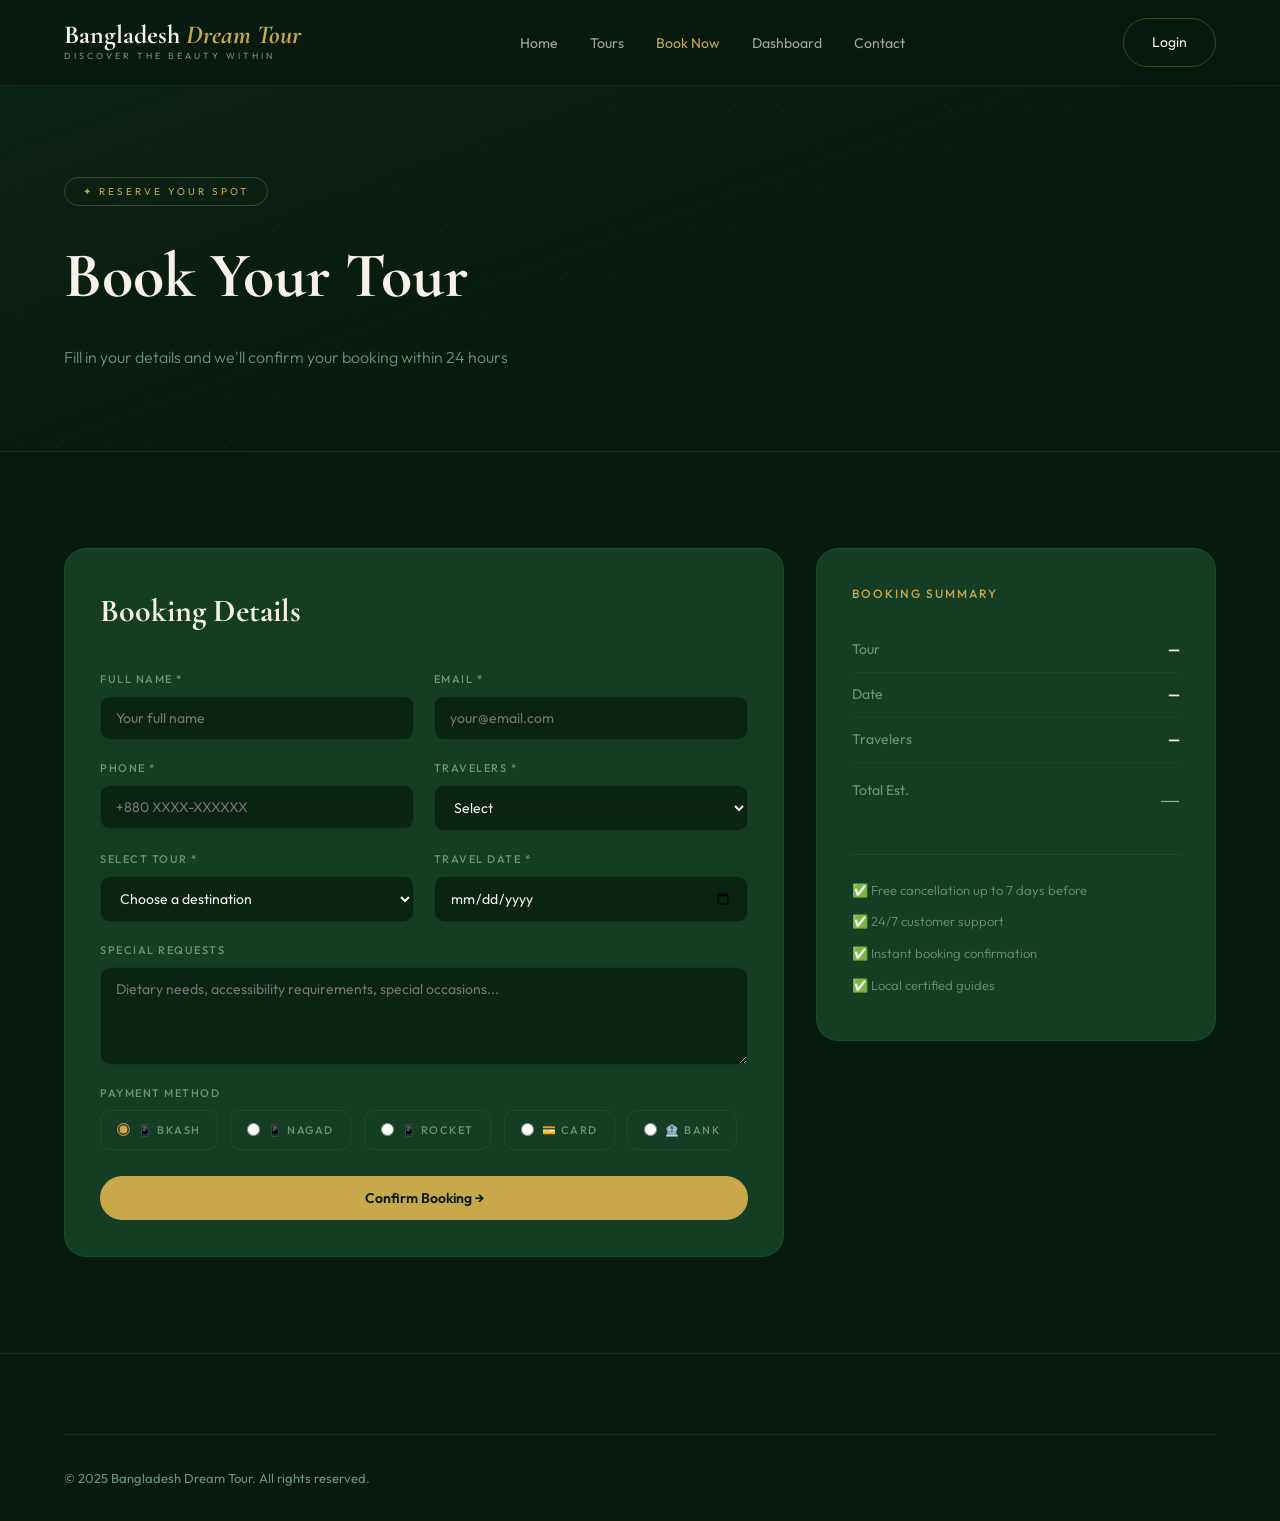
<file: booking.html>
<!DOCTYPE html>
<html lang="en">
<head>
  <meta charset="UTF-8"/><meta name="viewport" content="width=device-width, initial-scale=1.0"/>
  <title>Book a Tour — Bangladesh Dream Tour</title>
  <link href="https://fonts.googleapis.com/css2?family=Cormorant+Garamond:ital,wght@0,400;0,600;0,700;1,400;1,700&family=Outfit:wght@300;400;500;600&display=swap" rel="stylesheet">
  <link rel="stylesheet" href="css/style.css"/>
</head>
<body>
<nav class="navbar" id="navbar">
  <div class="nav-brand"><span class="brand-name">Bangladesh <em>Dream Tour</em></span><span class="brand-tagline">Discover the Beauty Within</span></div>
  <ul class="nav-links">
    <li><a href="index.html">Home</a></li><li><a href="tours.html">Tours</a></li>
    <li><a href="booking.html" class="active">Book Now</a></li><li><a href="dashboard.html">Dashboard</a></li><li><a href="contact.html">Contact</a></li>
  </ul>
  <div class="nav-actions"><a href="login.html" class="btn-outline">Login</a></div>
  <button class="hamburger" id="hamburger">&#9776;</button>
</nav>

<section class="page-hero">
  <div class="page-hero-content">
    <div class="s-tag">✦ Reserve Your Spot</div>
    <h1>Book Your Tour</h1>
    <p>Fill in your details and we'll confirm your booking within 24 hours</p>
  </div>
</section>

<section class="section">
  <div class="booking-wrap">
    <div class="form-card">
      <h2>Booking Details</h2>
      <form action="php/booking.php" method="POST" id="booking-form">
        <div class="form-row">
          <div class="form-group"><label>Full Name *</label><input type="text" name="name" placeholder="Your full name" required/></div>
          <div class="form-group"><label>Email *</label><input type="email" name="email" placeholder="your@email.com" required/></div>
        </div>
        <div class="form-row">
          <div class="form-group"><label>Phone *</label><input type="tel" name="phone" placeholder="+880 XXXX-XXXXXX" required/></div>
          <div class="form-group"><label>Travelers *</label>
            <select name="travelers" required>
              <option value="">Select</option>
              <option value="1">1 Person</option><option value="2">2 People</option>
              <option value="3">3 People</option><option value="4">4 People</option><option value="5+">5+ People</option>
            </select>
          </div>
        </div>
        <div class="form-row">
          <div class="form-group"><label>Select Tour *</label>
            <select name="tour" id="tour-select" required>
              <option value="">Choose a destination</option>
              <option value="coxsbazar">Cox's Bazar Beach — 3 Days (৳৩,৯৯৯)</option>
              <option value="sundarbans">Sundarbans Safari — 4 Days (৳৫,৯৯৯)</option>
              <option value="sajek">Sajek Valley — 3 Days (৳২,৯৯৯)</option>
              <option value="sreemangal">Sreemangal Tea Tour — 2 Days (৳১,৯৯৯)</option>
              <option value="paharpur">Paharpur Heritage — 2 Days (৳১,৪৯৯)</option>
              <option value="bandarban">Bandarban Hills — 4 Days (৳৪,৯৯৯)</option>
              <option value="kuakata">Kuakata Sunrise — 3 Days (৳৩,৪৯৯)</option>
              <option value="tanguar">Tanguar Haor — 2 Days (৳২,৪৯৯)</option>
            </select>
          </div>
          <div class="form-group"><label>Travel Date *</label><input type="date" name="travel_date" required/></div>
        </div>
        <div class="form-group fw"><label>Special Requests</label><textarea name="requests" rows="4" placeholder="Dietary needs, accessibility requirements, special occasions..."></textarea></div>
        <div class="form-group fw">
          <label>Payment Method</label>
          <div class="payment-options">
            <label class="payment-opt"><input type="radio" name="payment" value="bkash" checked/><span>📱 bKash</span></label>
            <label class="payment-opt"><input type="radio" name="payment" value="nagad"/><span>📱 Nagad</span></label>
            <label class="payment-opt"><input type="radio" name="payment" value="rocket"/><span>📱 Rocket</span></label>
            <label class="payment-opt"><input type="radio" name="payment" value="card"/><span>💳 Card</span></label>
            <label class="payment-opt"><input type="radio" name="payment" value="bank"/><span>🏦 Bank</span></label>
          </div>
        </div>
        <div id="booking-msg" class="form-msg"></div>
        <button type="submit" class="btn-primary full-btn">Confirm Booking →</button>
      </form>
    </div>
    <div class="summary-card">
      <h3>Booking Summary</h3>
      <div class="summary-row"><span>Tour</span><strong id="sum-tour">—</strong></div>
      <div class="summary-row"><span>Date</span><strong id="sum-date">—</strong></div>
      <div class="summary-row"><span>Travelers</span><strong id="sum-travelers">—</strong></div>
      <div class="summary-row total"><span>Total Est.</span><strong id="sum-price">—</strong></div>
      <div class="summary-note">
        <p>✅ Free cancellation up to 7 days before</p>
        <p>✅ 24/7 customer support</p>
        <p>✅ Instant booking confirmation</p>
        <p>✅ Local certified guides</p>
      </div>
    </div>
  </div>
</section>

<footer class="footer"><div class="footer-bottom"><p>&copy; 2025 Bangladesh Dream Tour. All rights reserved.</p></div></footer>
<script src="js/main.js"></script><script src="js/booking.js"></script>
</body>
</html>
</file>
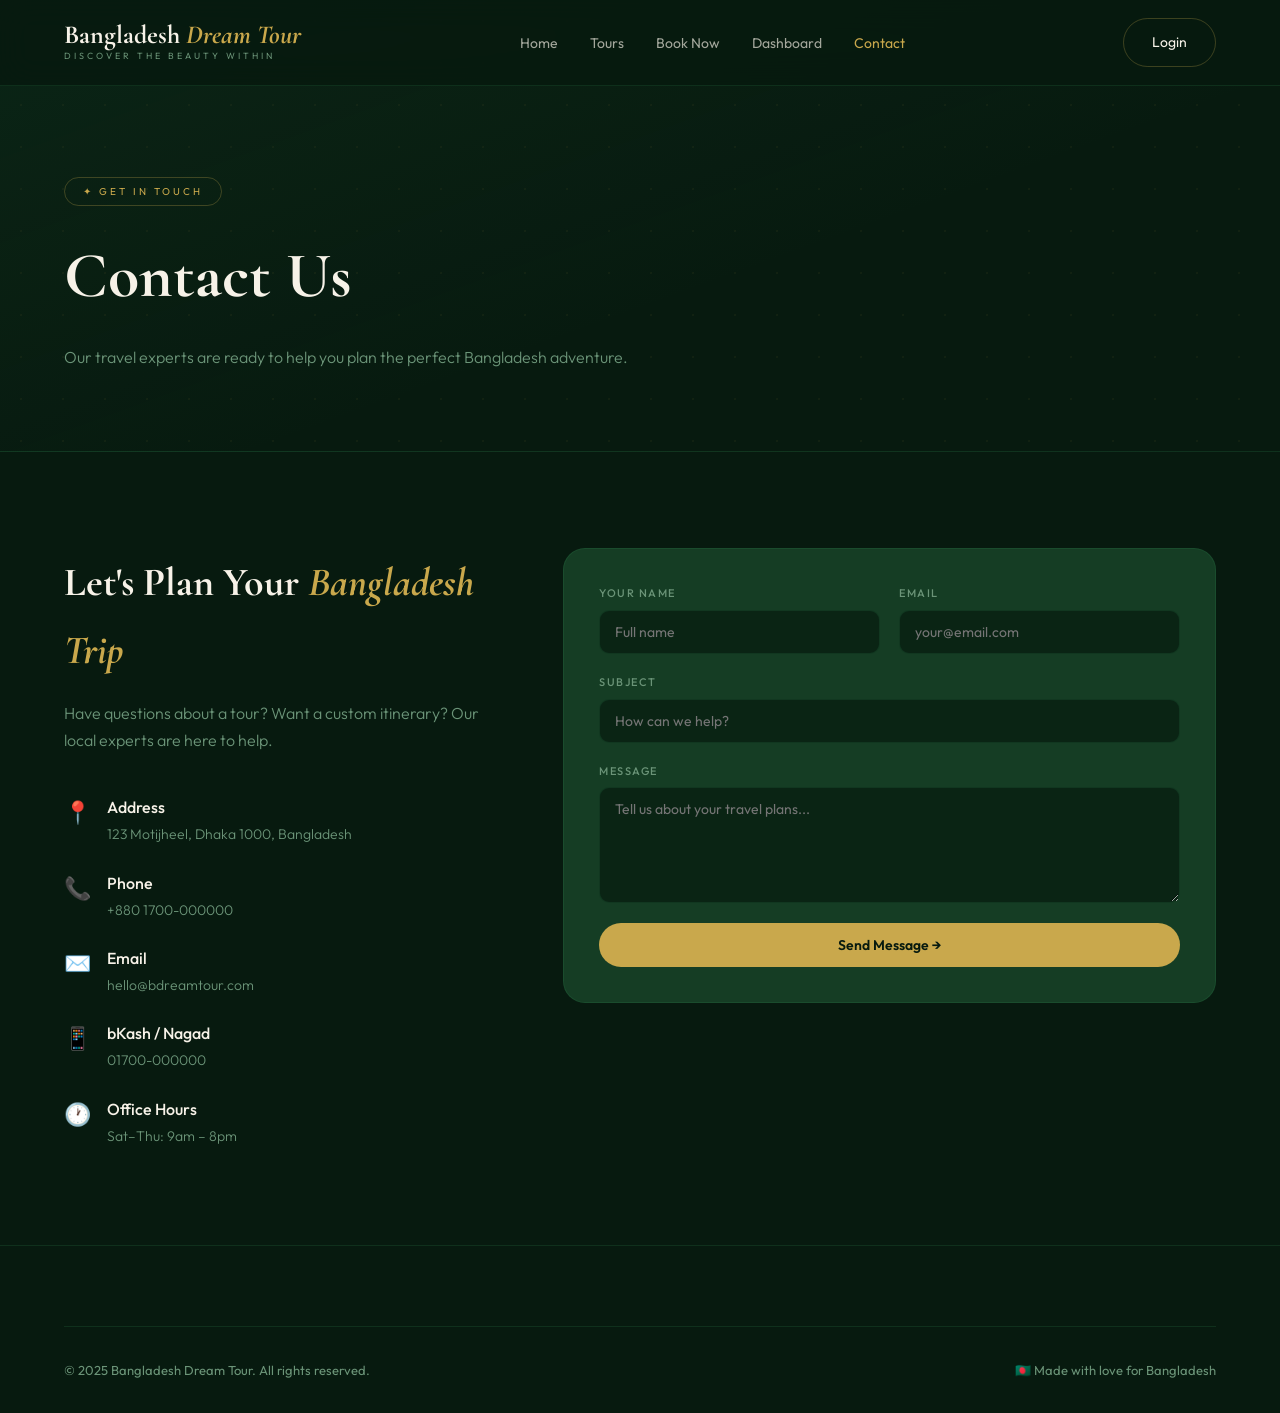
<file: contact.html>
<!DOCTYPE html>
<html lang="en">
<head>
  <meta charset="UTF-8"/><meta name="viewport" content="width=device-width, initial-scale=1.0"/>
  <title>Contact — Bangladesh Dream Tour</title>
  <link href="https://fonts.googleapis.com/css2?family=Cormorant+Garamond:ital,wght@0,400;0,600;0,700;1,400;1,700&family=Outfit:wght@300;400;500;600&display=swap" rel="stylesheet">
  <link rel="stylesheet" href="css/style.css"/>
</head>
<body>
<nav class="navbar" id="navbar">
  <div class="nav-brand"><span class="brand-name">Bangladesh <em>Dream Tour</em></span><span class="brand-tagline">Discover the Beauty Within</span></div>
  <ul class="nav-links">
    <li><a href="index.html">Home</a></li><li><a href="tours.html">Tours</a></li>
    <li><a href="booking.html">Book Now</a></li><li><a href="dashboard.html">Dashboard</a></li><li><a href="contact.html" class="active">Contact</a></li>
  </ul>
  <div class="nav-actions"><a href="login.html" class="btn-outline">Login</a></div>
  <button class="hamburger" id="hamburger">&#9776;</button>
</nav>
<section class="page-hero">
  <div class="page-hero-content">
    <div class="s-tag">✦ Get in Touch</div>
    <h1>Contact Us</h1>
    <p>Our travel experts are ready to help you plan the perfect Bangladesh adventure.</p>
  </div>
</section>
<section class="section">
  <div class="contact-grid">
    <div class="contact-info">
      <h2>Let's Plan Your <em style="color:var(--gold);font-style:italic;">Bangladesh Trip</em></h2>
      <p>Have questions about a tour? Want a custom itinerary? Our local experts are here to help.</p>
      <div class="cinfo-items">
        <div class="cinfo-item"><div class="cinfo-icon">📍</div><div><strong>Address</strong><p>123 Motijheel, Dhaka 1000, Bangladesh</p></div></div>
        <div class="cinfo-item"><div class="cinfo-icon">📞</div><div><strong>Phone</strong><p>+880 1700-000000</p></div></div>
        <div class="cinfo-item"><div class="cinfo-icon">✉️</div><div><strong>Email</strong><p>hello@bdreamtour.com</p></div></div>
        <div class="cinfo-item"><div class="cinfo-icon">📱</div><div><strong>bKash / Nagad</strong><p>01700-000000</p></div></div>
        <div class="cinfo-item"><div class="cinfo-icon">🕐</div><div><strong>Office Hours</strong><p>Sat–Thu: 9am – 8pm</p></div></div>
      </div>
    </div>
    <div class="contact-form-card">
      <form action="php/contact.php" method="POST" id="contact-form">
        <div class="form-row">
          <div class="form-group"><label>Your Name</label><input type="text" name="name" placeholder="Full name" required/></div>
          <div class="form-group"><label>Email</label><input type="email" name="email" placeholder="your@email.com" required/></div>
        </div>
        <div class="form-group fw"><label>Subject</label><input type="text" name="subject" placeholder="How can we help?" required/></div>
        <div class="form-group fw"><label>Message</label><textarea name="message" rows="5" placeholder="Tell us about your travel plans..." required></textarea></div>
        <div id="contact-msg" class="form-msg"></div>
        <button type="submit" class="btn-primary full-btn">Send Message →</button>
      </form>
    </div>
  </div>
</section>
<footer class="footer"><div class="footer-bottom"><p>&copy; 2025 Bangladesh Dream Tour. All rights reserved.</p><p>🇧🇩 Made with love for Bangladesh</p></div></footer>
<script src="js/main.js"></script><script src="js/contact.js"></script>
</body>
</html>
</file>
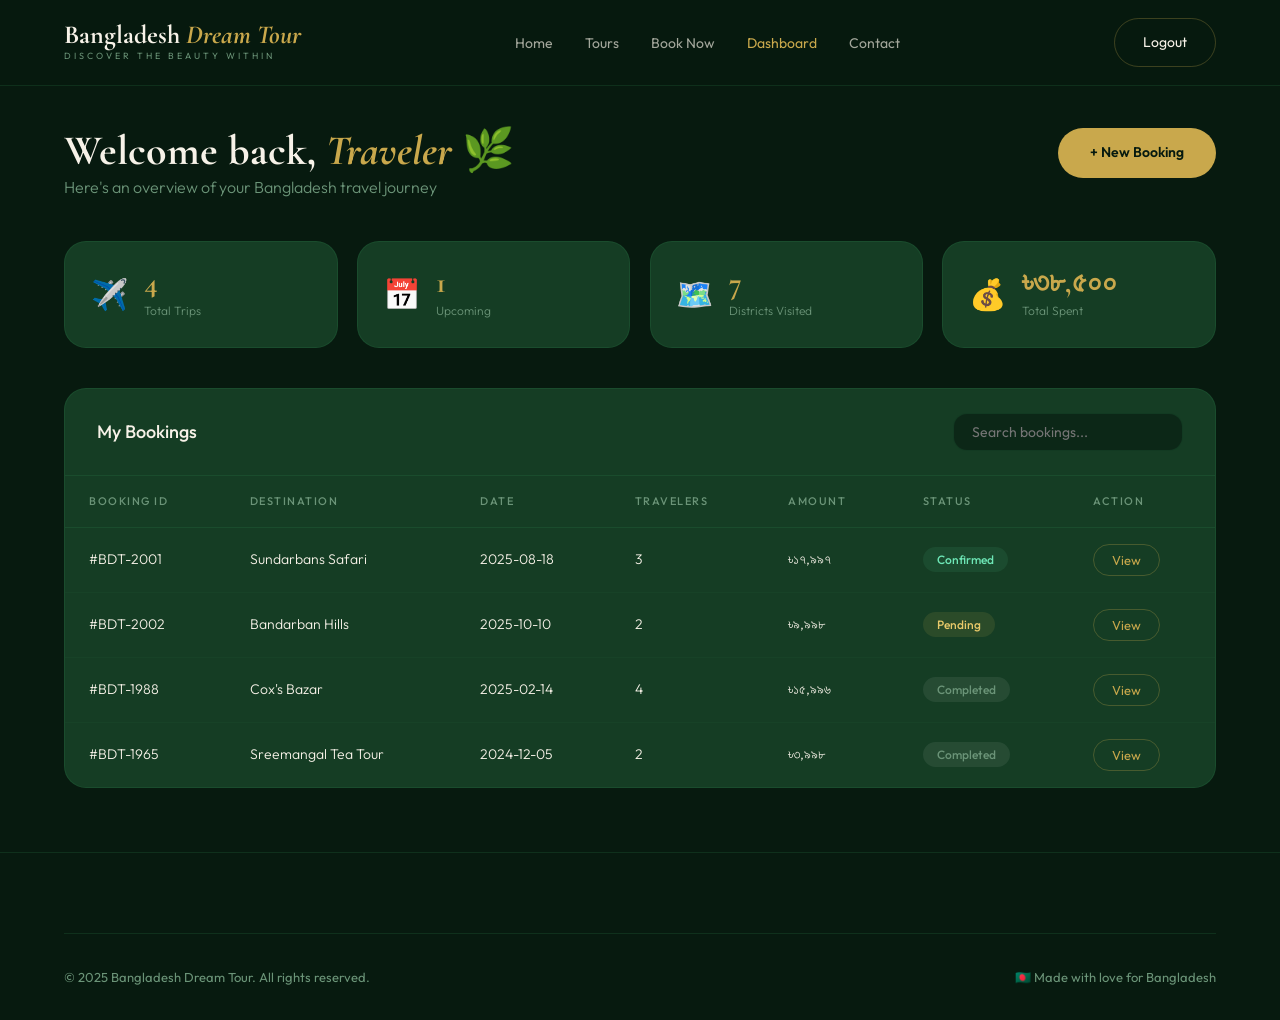
<file: dashboard.html>
<!DOCTYPE html>
<html lang="en">
<head>
  <meta charset="UTF-8"/><meta name="viewport" content="width=device-width, initial-scale=1.0"/>
  <title>Dashboard — Bangladesh Dream Tour</title>
  <link href="https://fonts.googleapis.com/css2?family=Cormorant+Garamond:ital,wght@0,400;0,600;0,700;1,400;1,700&family=Outfit:wght@300;400;500;600&display=swap" rel="stylesheet">
  <link rel="stylesheet" href="css/style.css"/>
</head>
<body>
<nav class="navbar" id="navbar">
  <div class="nav-brand"><span class="brand-name">Bangladesh <em>Dream Tour</em></span><span class="brand-tagline">Discover the Beauty Within</span></div>
  <ul class="nav-links">
    <li><a href="index.html">Home</a></li><li><a href="tours.html">Tours</a></li>
    <li><a href="booking.html">Book Now</a></li><li><a href="dashboard.html" class="active">Dashboard</a></li><li><a href="contact.html">Contact</a></li>
  </ul>
  <div class="nav-actions"><a href="login.html" class="btn-outline">Logout</a></div>
  <button class="hamburger" id="hamburger">&#9776;</button>
</nav>

<section class="dash-section">
  <div class="dash-header">
    <div>
      <h1>Welcome back, <em>Traveler</em> 🌿</h1>
      <p style="color:var(--muted);font-weight:300;">Here's an overview of your Bangladesh travel journey</p>
    </div>
    <a href="booking.html" class="btn-primary">+ New Booking</a>
  </div>

  <div class="dash-stats-row">
    <div class="dstat"><div class="dstat-icon">✈️</div><div><div class="dstat-num">4</div><div class="dstat-label">Total Trips</div></div></div>
    <div class="dstat"><div class="dstat-icon">📅</div><div><div class="dstat-num">1</div><div class="dstat-label">Upcoming</div></div></div>
    <div class="dstat"><div class="dstat-icon">🗺️</div><div><div class="dstat-num">7</div><div class="dstat-label">Districts Visited</div></div></div>
    <div class="dstat"><div class="dstat-icon">💰</div><div><div class="dstat-num">৳৩৮,৫০০</div><div class="dstat-label">Total Spent</div></div></div>
  </div>

  <div class="dtable-card">
    <div class="dtable-head">
      <h3>My Bookings</h3>
      <input type="text" class="dsearch" id="booking-search" placeholder="Search bookings..."/>
    </div>
    <div class="table-wrap">
      <table class="dtable" id="bookings-table">
        <thead>
          <tr>
            <th>Booking ID</th><th>Destination</th><th>Date</th>
            <th>Travelers</th><th>Amount</th><th>Status</th><th>Action</th>
          </tr>
        </thead>
        <tbody id="bookings-tbody">
          <tr>
            <td>#BDT-2001</td><td>Sundarbans Safari</td><td>2025-08-18</td>
            <td>3</td><td>৳১৭,৯৯৭</td>
            <td><span class="badge badge-ok">Confirmed</span></td>
            <td><button class="btn-sm" onclick="viewBooking('BDT-2001')">View</button></td>
          </tr>
          <tr>
            <td>#BDT-2002</td><td>Bandarban Hills</td><td>2025-10-10</td>
            <td>2</td><td>৳৯,৯৯৮</td>
            <td><span class="badge badge-pend">Pending</span></td>
            <td><button class="btn-sm" onclick="viewBooking('BDT-2002')">View</button></td>
          </tr>
          <tr>
            <td>#BDT-1988</td><td>Cox's Bazar</td><td>2025-02-14</td>
            <td>4</td><td>৳১৫,৯৯৬</td>
            <td><span class="badge badge-done">Completed</span></td>
            <td><button class="btn-sm" onclick="viewBooking('BDT-1988')">View</button></td>
          </tr>
          <tr>
            <td>#BDT-1965</td><td>Sreemangal Tea Tour</td><td>2024-12-05</td>
            <td>2</td><td>৳৩,৯৯৮</td>
            <td><span class="badge badge-done">Completed</span></td>
            <td><button class="btn-sm" onclick="viewBooking('BDT-1965')">View</button></td>
          </tr>
        </tbody>
      </table>
    </div>
  </div>
</section>

<footer class="footer"><div class="footer-bottom"><p>&copy; 2025 Bangladesh Dream Tour. All rights reserved.</p><p>🇧🇩 Made with love for Bangladesh</p></div></footer>
<script src="js/main.js"></script><script src="js/dashboard.js"></script>
</body>
</html>
</file>
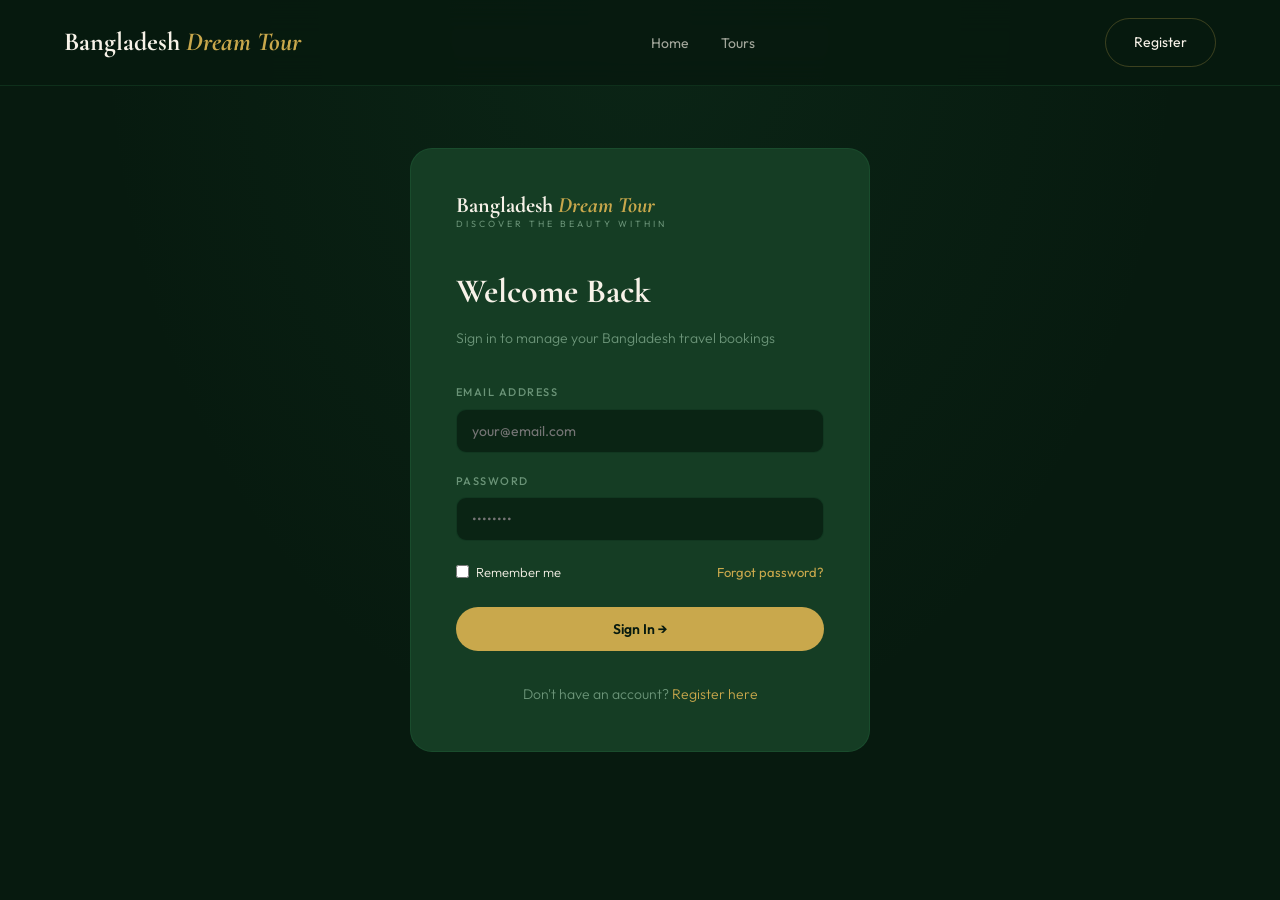
<file: login.html>
<!DOCTYPE html>
<html lang="en">
<head>
  <meta charset="UTF-8"/><meta name="viewport" content="width=device-width, initial-scale=1.0"/>
  <title>Login — Bangladesh Dream Tour</title>
  <link href="https://fonts.googleapis.com/css2?family=Cormorant+Garamond:ital,wght@0,400;0,600;0,700;1,400;1,700&family=Outfit:wght@300;400;500;600&display=swap" rel="stylesheet">
  <link rel="stylesheet" href="css/style.css"/>
</head>
<body>
<nav class="navbar" id="navbar">
  <div class="nav-brand"><span class="brand-name">Bangladesh <em>Dream Tour</em></span></div>
  <ul class="nav-links"><li><a href="index.html">Home</a></li><li><a href="tours.html">Tours</a></li></ul>
  <div class="nav-actions"><a href="register.html" class="btn-outline">Register</a></div>
</nav>
<section class="auth-wrap">
  <div class="auth-box">
    <div class="auth-brand"><span class="brand-name" style="font-family:var(--font-display);font-size:22px;">Bangladesh <em style="color:var(--gold);">Dream Tour</em></span><span class="brand-tagline" style="font-size:9px;color:var(--muted);letter-spacing:3px;text-transform:uppercase;">Discover the Beauty Within</span></div>
    <h2>Welcome Back</h2>
    <p class="auth-sub">Sign in to manage your Bangladesh travel bookings</p>
    <form action="php/login.php" method="POST" id="login-form">
      <div class="form-group"><label>Email Address</label><input type="email" name="email" placeholder="your@email.com" required/></div>
      <div class="form-group"><label>Password</label><input type="password" name="password" placeholder="••••••••" required/></div>
      <div class="auth-row">
        <label class="chk-label"><input type="checkbox" name="remember"/> Remember me</label>
        <a href="#" class="auth-link">Forgot password?</a>
      </div>
      <div id="login-msg" class="form-msg"></div>
      <button type="submit" class="btn-primary full-btn">Sign In →</button>
    </form>
    <p class="auth-switch">Don't have an account? <a href="register.html">Register here</a></p>
  </div>
</section>
<script src="js/main.js"></script><script src="js/auth.js"></script>
</body>
</html>
</file>
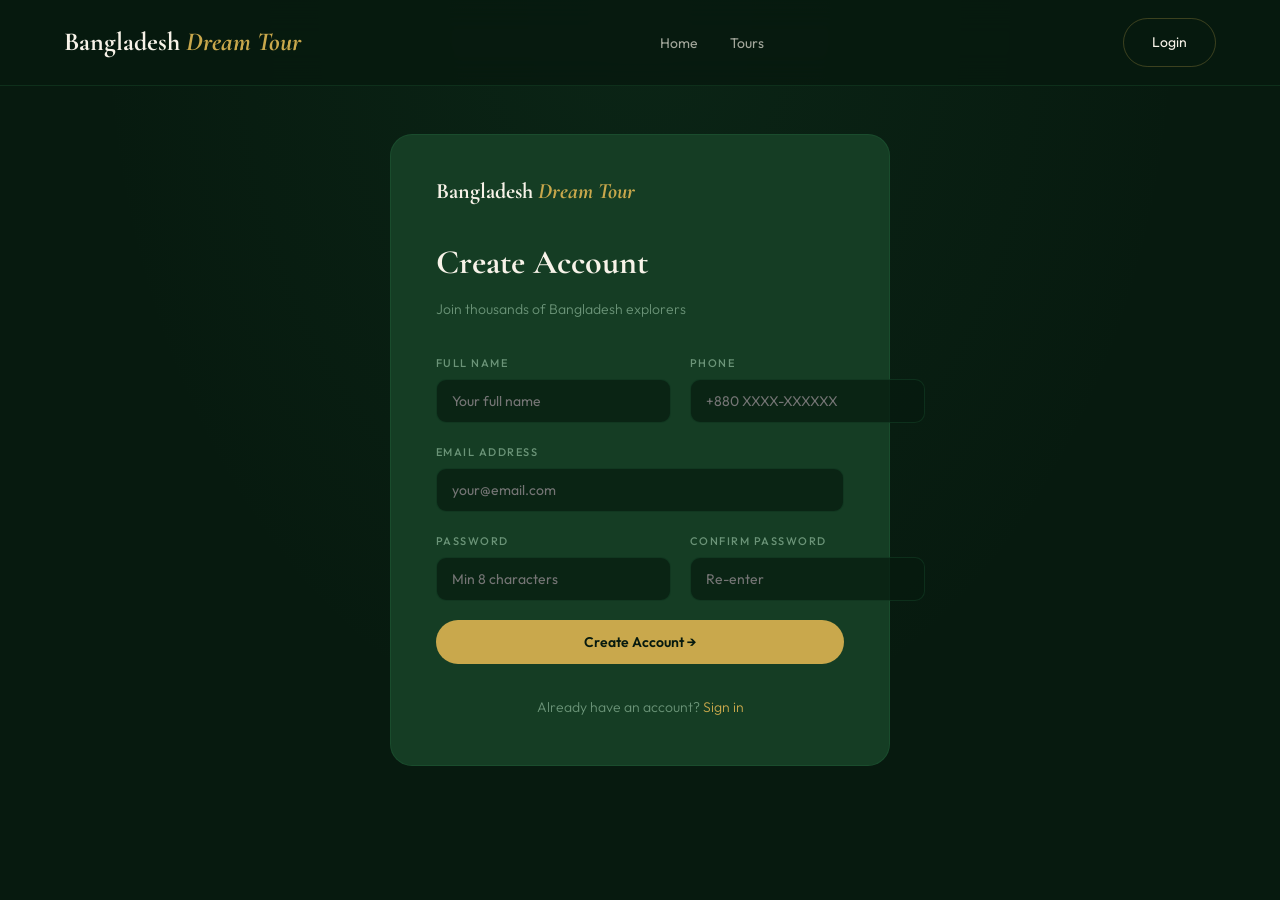
<file: register.html>
<!DOCTYPE html>
<html lang="en">
<head>
  <meta charset="UTF-8"/><meta name="viewport" content="width=device-width, initial-scale=1.0"/>
  <title>Register — Bangladesh Dream Tour</title>
  <link href="https://fonts.googleapis.com/css2?family=Cormorant+Garamond:ital,wght@0,400;0,600;0,700;1,400;1,700&family=Outfit:wght@300;400;500;600&display=swap" rel="stylesheet">
  <link rel="stylesheet" href="css/style.css"/>
</head>
<body>
<nav class="navbar" id="navbar">
  <div class="nav-brand"><span class="brand-name">Bangladesh <em>Dream Tour</em></span></div>
  <ul class="nav-links"><li><a href="index.html">Home</a></li><li><a href="tours.html">Tours</a></li></ul>
  <div class="nav-actions"><a href="login.html" class="btn-outline">Login</a></div>
</nav>
<section class="auth-wrap">
  <div class="auth-box" style="max-width:500px">
    <div class="auth-brand"><span class="brand-name" style="font-family:var(--font-display);font-size:22px;">Bangladesh <em style="color:var(--gold);">Dream Tour</em></span></div>
    <h2>Create Account</h2>
    <p class="auth-sub">Join thousands of Bangladesh explorers</p>
    <form action="php/register.php" method="POST" id="register-form">
      <div class="form-row">
        <div class="form-group"><label>Full Name</label><input type="text" name="name" placeholder="Your full name" required/></div>
        <div class="form-group"><label>Phone</label><input type="tel" name="phone" placeholder="+880 XXXX-XXXXXX"/></div>
      </div>
      <div class="form-group fw"><label>Email Address</label><input type="email" name="email" placeholder="your@email.com" required/></div>
      <div class="form-row">
        <div class="form-group"><label>Password</label><input type="password" name="password" placeholder="Min 8 characters" required/></div>
        <div class="form-group"><label>Confirm Password</label><input type="password" name="confirm_password" placeholder="Re-enter" required/></div>
      </div>
      <div id="register-msg" class="form-msg"></div>
      <button type="submit" class="btn-primary full-btn">Create Account →</button>
    </form>
    <p class="auth-switch">Already have an account? <a href="login.html">Sign in</a></p>
  </div>
</section>
<script src="js/main.js"></script>
<script>
const rf=document.getElementById('register-form'),rm=document.getElementById('register-msg');
if(rf){rf.addEventListener('submit',async(e)=>{e.preventDefault();const pw=rf.querySelector('[name="password"]').value,cp=rf.querySelector('[name="confirm_password"]').value;if(pw!==cp){rm.className='form-msg error';rm.textContent='Passwords do not match.';return;}const btn=rf.querySelector('button');btn.textContent='Creating...';btn.disabled=true;try{const fd=new FormData(rf),res=await fetch('php/register.php',{method:'POST',body:fd}),data=await res.json();rm.className='form-msg '+(data.success?'success':'error');rm.textContent=data.message;if(data.success)setTimeout(()=>{window.location.href='login.html';},1500);}catch{rm.className='form-msg error';rm.textContent='Something went wrong.';}btn.textContent='Create Account →';btn.disabled=false;});}
</script>
</body>
</html>
</file>
<file: css/style.css>
/* ========================================
   BANGLADESH DREAM TOUR — STYLESHEET
   Theme: Forest Green + Warm Gold
   Fonts: Cormorant Garamond + Outfit
   ======================================== */

@import url('https://fonts.googleapis.com/css2?family=Cormorant+Garamond:ital,wght@0,400;0,600;0,700;1,400;1,700&family=Outfit:wght@300;400;500;600&display=swap');

:root {
  --green-darkest: #071A0F;
  --green-dark:    #0D2B18;
  --green-deep:    #153D24;
  --green-mid:     #1E5C34;
  --green-accent:  #2D8653;
  --green-light:   #4CAF7D;
  --gold:          #C9A84C;
  --gold-light:    #E8C96A;
  --cream:         #F7F2E8;
  --muted:         #6B9478;
  --border:        rgba(45,134,83,0.2);
  --border-gold:   rgba(201,168,76,0.28);
  --shadow:        0 16px 60px rgba(7,26,15,0.5);
  --font-display:  'Cormorant Garamond', Georgia, serif;
  --font-body:     'Outfit', sans-serif;
  --radius:        14px;
  --radius-lg:     22px;
  --radius-xl:     32px;
}

*, *::before, *::after { box-sizing: border-box; margin: 0; padding: 0; }
html { scroll-behavior: smooth; }
body { font-family: var(--font-body); background: var(--green-darkest); color: var(--cream); line-height: 1.7; overflow-x: hidden; }
a { text-decoration: none; color: inherit; }
img { max-width: 100%; display: block; }

.btn-primary { display: inline-block; background: var(--gold); color: var(--green-darkest); padding: 13px 32px; border-radius: 100px; font-weight: 600; font-family: var(--font-body); font-size: 14px; border: none; cursor: pointer; transition: all 0.25s; }
.btn-primary:hover { background: var(--gold-light); transform: translateY(-2px); box-shadow: 0 8px 24px rgba(201,168,76,0.35); }
.btn-primary.large { padding: 16px 40px; font-size: 15px; }
.btn-outline { display: inline-block; border: 1.5px solid var(--border-gold); color: var(--cream); padding: 12px 28px; border-radius: 100px; font-size: 14px; cursor: pointer; transition: all 0.25s; background: transparent; font-family: var(--font-body); }
.btn-outline:hover { border-color: var(--gold); color: var(--gold); }
.btn-outline.large { padding: 16px 40px; font-size: 15px; }
.btn-ghost { display: inline-block; border: 1.5px solid rgba(247,242,232,0.28); color: var(--cream); padding: 16px 40px; border-radius: 100px; font-size: 15px; cursor: pointer; transition: all 0.25s; background: transparent; font-family: var(--font-body); }
.btn-ghost:hover { background: rgba(247,242,232,0.07); }
.btn-sm { padding: 7px 18px; border-radius: 100px; border: 1.5px solid var(--border-gold); background: transparent; color: var(--gold); font-size: 13px; cursor: pointer; transition: all 0.2s; font-family: var(--font-body); }
.btn-sm:hover { background: var(--gold); color: var(--green-darkest); }
.full-btn { width: 100%; text-align: center; }

/* NAVBAR */
.navbar { position: fixed; top: 0; left: 0; right: 0; z-index: 999; display: flex; align-items: center; gap: 2rem; padding: 1.1rem 4rem; background: rgba(7,26,15,0.9); backdrop-filter: blur(16px); border-bottom: 1px solid var(--border); transition: all 0.3s; }
.navbar.scrolled { padding: 0.7rem 4rem; background: rgba(7,26,15,0.98); }
.nav-brand { display: flex; flex-direction: column; flex-shrink: 0; }
.brand-name { font-family: var(--font-display); font-size: 26px; font-weight: 700; line-height: 1; }
.brand-name em { color: var(--gold); font-style: italic; }
.brand-tagline { font-size: 9px; color: var(--muted); letter-spacing: 3px; text-transform: uppercase; }
.nav-links { display: flex; list-style: none; gap: 2rem; margin: 0 auto; }
.nav-links a { font-size: 14px; color: rgba(247,242,232,0.65); transition: color 0.2s; }
.nav-links a:hover, .nav-links a.active { color: var(--gold); }
.nav-actions { display: flex; gap: 12px; align-items: center; flex-shrink: 0; }
.hamburger { display: none; background: none; border: none; color: var(--cream); font-size: 24px; cursor: pointer; }

/* HERO */
.hero { min-height: 100vh; position: relative; overflow: hidden; display: grid; grid-template-columns: 1.1fr 0.9fr; align-items: center; padding: 0 4rem; padding-top: 100px; gap: 3rem; }
.hero-bg { position: absolute; inset: 0; pointer-events: none; background: radial-gradient(ellipse 65% 70% at 90% 20%, rgba(45,134,83,0.2) 0%, transparent 55%), radial-gradient(ellipse 45% 45% at 5% 85%, rgba(201,168,76,0.1) 0%, transparent 55%); }
.hero-dots { position: absolute; inset: 0; pointer-events: none; background-image: radial-gradient(circle, rgba(45,134,83,0.1) 1px, transparent 1px); background-size: 44px 44px; }
.hero-content { position: relative; z-index: 1; }
.hero-pill { display: inline-flex; align-items: center; gap: 8px; border: 1px solid var(--border-gold); padding: 6px 18px; border-radius: 100px; font-size: 11px; color: var(--gold); letter-spacing: 2.5px; text-transform: uppercase; margin-bottom: 1.6rem; }
.hero-title { font-family: var(--font-display); font-size: clamp(48px, 5.5vw, 80px); line-height: 1.06; margin-bottom: 1.4rem; font-weight: 700; }
.hero-title em { color: var(--gold); font-style: italic; }
.hero-title .stroke { -webkit-text-stroke: 1.5px rgba(247,242,232,0.3); color: transparent; }
.hero-sub { color: rgba(247,242,232,0.6); font-size: 16px; max-width: 500px; margin-bottom: 2.4rem; font-weight: 300; }
.hero-btns { display: flex; gap: 1rem; margin-bottom: 3.5rem; flex-wrap: wrap; }
.hero-stats { display: flex; gap: 2.5rem; align-items: center; flex-wrap: wrap; }
.stat-num { font-family: var(--font-display); font-size: 32px; font-weight: 700; color: var(--gold); line-height: 1; }
.stat-label { font-size: 12px; color: var(--muted); }
.stat-sep { width: 1px; height: 46px; background: var(--border); }

.hero-visual { position: relative; z-index: 1; }
.hero-img-wrap { position: relative; max-width: 430px; margin: 0 auto; }
.hero-main-img { border-radius: var(--radius-xl); overflow: hidden; border: 1px solid var(--border); box-shadow: var(--shadow); }
.hero-main-img img { width: 100%; height: 540px; object-fit: cover; }
.hero-thumb { position: absolute; bottom: -28px; left: -36px; width: 175px; border-radius: var(--radius); overflow: hidden; border: 3px solid var(--green-darkest); box-shadow: var(--shadow); }
.hero-thumb img { width: 100%; height: 125px; object-fit: cover; }
.hero-float { position: absolute; background: rgba(13,43,24,0.92); backdrop-filter: blur(14px); border: 1px solid var(--border-gold); border-radius: var(--radius); padding: 13px 18px; box-shadow: var(--shadow); }
.hero-float-1 { top: 28px; right: -44px; display: flex; align-items: center; gap: 12px; min-width: 200px; }
.hero-float-2 { bottom: 55px; right: -28px; text-align: center; min-width: 130px; }
.float-icon { font-size: 26px; }
.float-title { font-weight: 600; font-size: 14px; }
.float-sub { font-size: 11px; color: var(--muted); }
.float-big { font-family: var(--font-display); font-size: 28px; font-weight: 700; color: var(--gold); }
.anim-float { animation: updown 4s ease-in-out infinite; }
.anim-float-slow { animation: updown 5.5s ease-in-out infinite 1.2s; }
@keyframes updown { 0%,100%{ transform:translateY(0); } 50%{ transform:translateY(-10px); } }

/* SEARCH */
.search-section { padding: 0 4rem 5rem; }
.search-bar { background: var(--green-deep); border: 1px solid var(--border); border-radius: var(--radius-lg); padding: 1.8rem 2.2rem; display: flex; gap: 1.5rem; align-items: flex-end; flex-wrap: wrap; }
.search-field { flex: 1; min-width: 180px; }
.s-label { font-size: 10px; color: var(--muted); display: block; margin-bottom: 7px; text-transform: uppercase; letter-spacing: 2px; font-weight: 500; }
.s-input, .s-select { background: rgba(7,26,15,0.6); border: 1px solid var(--border); color: var(--cream); border-radius: 10px; padding: 11px 15px; width: 100%; font-size: 14px; font-family: var(--font-body); transition: border-color 0.2s; }
.s-input:focus, .s-select:focus { outline: none; border-color: var(--gold); }
.s-select option { background: var(--green-deep); }

/* SECTIONS */
.section { padding: 6rem 4rem; }
.section-alt { background: var(--green-dark); border-top: 1px solid var(--border); border-bottom: 1px solid var(--border); }
.section-header { text-align: center; margin-bottom: 3.5rem; }
.s-tag { display: inline-block; color: var(--gold); font-size: 10px; letter-spacing: 3px; text-transform: uppercase; margin-bottom: 1rem; padding: 5px 18px; border: 1px solid var(--border-gold); border-radius: 100px; }
.s-title { font-family: var(--font-display); font-size: clamp(36px,4.5vw,54px); line-height: 1.12; margin-bottom: 1rem; font-weight: 700; }
.s-title em { color: var(--gold); font-style: italic; }
.s-sub { color: var(--muted); font-size: 15px; max-width: 520px; margin: 0 auto; font-weight: 300; }

/* TOUR CARDS */
.tours-grid { display: grid; grid-template-columns: repeat(auto-fill, minmax(310px,1fr)); gap: 1.8rem; }
.tour-card { background: var(--green-deep); border: 1px solid var(--border); border-radius: var(--radius-lg); overflow: hidden; cursor: pointer; transition: transform 0.3s, box-shadow 0.3s, border-color 0.3s; }
.tour-card:hover { transform: translateY(-7px); box-shadow: var(--shadow); border-color: rgba(201,168,76,0.38); }
.tour-img { position: relative; height: 230px; overflow: hidden; background: #153D24; }
.tour-img img { width: 100%; height: 100%; object-fit: cover; transition: transform 0.6s; display: block; }
.tour-card:hover .tour-img img { transform: scale(1.08); }
.tour-badge { position: absolute; top: 14px; left: 14px; background: var(--gold); color: var(--green-darkest); padding: 5px 14px; border-radius: 100px; font-size: 12px; font-weight: 600; }
.tour-rating { position: absolute; top: 14px; right: 14px; background: rgba(7,26,15,0.88); backdrop-filter: blur(8px); padding: 5px 12px; border-radius: 100px; font-size: 12px; border: 1px solid var(--border-gold); }
.tour-region-label { position: absolute; bottom: 0; left: 0; right: 0; padding: 14px; font-size: 12px; color: rgba(247,242,232,0.85); background: linear-gradient(to top, rgba(7,26,15,0.9), transparent); }
.tour-body { padding: 1.4rem; }
.tour-body h3 { font-family: var(--font-display); font-size: 22px; margin-bottom: 0.4rem; font-weight: 600; }
.tour-meta { display: flex; gap: 1rem; font-size: 13px; color: var(--muted); margin-bottom: 0.8rem; flex-wrap: wrap; }
.tour-desc { font-size: 13px; color: rgba(247,242,232,0.58); margin-bottom: 1.2rem; line-height: 1.6; font-weight: 300; }
.tour-footer { display: flex; justify-content: space-between; align-items: center; border-top: 1px solid var(--border); padding-top: 1rem; }
.tour-price { font-family: var(--font-display); font-size: 24px; font-weight: 700; color: var(--gold); }
.tour-price small { font-family: var(--font-body); font-size: 11px; color: var(--muted); display: block; font-weight: 300; }
.center-btn { text-align: center; margin-top: 3rem; }

/* REGIONS */
.regions-grid { display: grid; grid-template-columns: repeat(auto-fill, minmax(160px,1fr)); gap: 1rem; }
.region-pill { background: var(--green-deep); border: 1px solid var(--border); border-radius: var(--radius); padding: 1.4rem 1rem; text-align: center; cursor: pointer; transition: all 0.25s; }
.region-pill:hover { border-color: var(--gold); background: rgba(201,168,76,0.07); transform: translateY(-4px); }
.region-emoji { font-size: 30px; margin-bottom: 0.6rem; }
.region-name { font-size: 14px; font-weight: 500; margin-bottom: 2px; }
.region-count { font-size: 11px; color: var(--muted); }

/* WHY */
.why-wrap { display: grid; grid-template-columns: 1fr 1fr; gap: 5rem; align-items: center; }
.why-left .s-title, .why-left .s-sub { text-align: left; margin-left: 0; }
.why-left .s-sub { margin-bottom: 2rem; }
.why-cards { display: grid; grid-template-columns: 1fr 1fr; gap: 1.2rem; }
.why-card { background: rgba(7,26,15,0.55); border: 1px solid var(--border); border-radius: var(--radius); padding: 1.7rem; transition: all 0.25s; }
.why-card:hover { border-color: rgba(201,168,76,0.4); transform: translateY(-3px); }
.why-icon { font-size: 30px; margin-bottom: 0.8rem; }
.why-card h3 { font-size: 16px; margin-bottom: 0.4rem; font-weight: 500; }
.why-card p { font-size: 13px; color: var(--muted); font-weight: 300; line-height: 1.65; }

/* TESTIMONIALS */
.testi-grid { display: grid; grid-template-columns: repeat(3,1fr); gap: 1.5rem; }
.testi-card { background: var(--green-deep); border: 1px solid var(--border); border-radius: var(--radius-lg); padding: 2rem; transition: all 0.3s; }
.testi-card.feat { border-color: rgba(201,168,76,0.38); background: rgba(201,168,76,0.04); }
.stars { color: var(--gold); margin-bottom: 1rem; letter-spacing: 3px; }
.testi-card p { font-size: 14px; color: rgba(247,242,232,0.68); margin-bottom: 1.5rem; font-style: italic; line-height: 1.8; font-weight: 300; }
.reviewer { display: flex; align-items: center; gap: 12px; }
.avatar { width: 42px; height: 42px; border-radius: 50%; background: var(--green-accent); color: var(--cream); display: flex; align-items: center; justify-content: center; font-weight: 600; font-size: 14px; font-family: var(--font-display); flex-shrink: 0; }
.reviewer strong { font-size: 14px; font-weight: 500; display: block; }
.reviewer small { color: var(--muted); font-size: 12px; }

/* NEWSLETTER */
.newsletter-section { padding: 5.5rem 4rem; text-align: center; background: linear-gradient(135deg, rgba(45,134,83,0.12), rgba(201,168,76,0.07)); border-top: 1px solid var(--border); border-bottom: 1px solid var(--border); }
.newsletter-section h2 { font-family: var(--font-display); font-size: 46px; margin-bottom: 0.8rem; font-weight: 700; }
.newsletter-section h2 em { color: var(--gold); font-style: italic; }
.newsletter-section p { color: var(--muted); margin-bottom: 2rem; font-weight: 300; }
.nl-form { display: flex; gap: 1rem; max-width: 500px; margin: 0 auto; }
.nl-form input { flex: 1; background: var(--green-deep); border: 1px solid var(--border); color: var(--cream); border-radius: 100px; padding: 13px 22px; font-size: 14px; font-family: var(--font-body); }
.nl-form input:focus { outline: none; border-color: var(--gold); }

/* FOOTER */
.footer { background: var(--green-darkest); border-top: 1px solid var(--border); padding: 5rem 4rem 2rem; }
.footer-grid { display: grid; grid-template-columns: 2.2fr 1fr 1fr 1.5fr; gap: 3rem; margin-bottom: 3.5rem; }
.footer-brand p { color: var(--muted); font-size: 14px; margin-top: 1rem; max-width: 280px; line-height: 1.7; font-weight: 300; }
.footer-links h4, .footer-contact h4 { font-size: 11px; text-transform: uppercase; letter-spacing: 2.5px; color: var(--gold); margin-bottom: 1.4rem; font-weight: 500; }
.footer-links ul { list-style: none; }
.footer-links li { margin-bottom: 0.7rem; }
.footer-links a { color: var(--muted); font-size: 14px; transition: color 0.2s; font-weight: 300; }
.footer-links a:hover { color: var(--gold); }
.footer-contact p { color: var(--muted); font-size: 14px; margin-bottom: 0.7rem; font-weight: 300; }
.footer-bottom { border-top: 1px solid var(--border); padding-top: 2rem; display: flex; justify-content: space-between; align-items: center; flex-wrap: wrap; gap: 1rem; }
.footer-bottom p { color: var(--muted); font-size: 13px; }

/* PAGE HERO */
.page-hero { padding: 11rem 4rem 5rem; position: relative; overflow: hidden; border-bottom: 1px solid var(--border); background: linear-gradient(160deg, rgba(45,134,83,0.1), transparent 60%); }
.page-hero::before { content: ''; position: absolute; inset: 0; pointer-events: none; background-image: radial-gradient(circle, rgba(201,168,76,0.05) 1px, transparent 1px); background-size: 42px 42px; }
.page-hero-content { position: relative; max-width: 660px; }
.page-hero-content h1 { font-family: var(--font-display); font-size: clamp(40px,5vw,64px); margin-bottom: 0.8rem; font-weight: 700; }
.page-hero-content p { color: var(--muted); font-size: 16px; font-weight: 300; }

/* FILTER */
.filter-bar { display: flex; gap: 0.8rem; flex-wrap: wrap; align-items: center; margin-bottom: 2.5rem; }
.filter-btn { padding: 9px 22px; border-radius: 100px; border: 1px solid var(--border); background: transparent; color: rgba(247,242,232,0.68); font-size: 14px; cursor: pointer; transition: all 0.2s; font-family: var(--font-body); }
.filter-btn:hover, .filter-btn.active { background: var(--gold); color: var(--green-darkest); border-color: var(--gold); font-weight: 600; }
.filter-sort { margin-left: auto; }
.filter-sort select { background: var(--green-deep); border: 1px solid var(--border); color: var(--cream); border-radius: var(--radius); padding: 9px 18px; font-size: 14px; font-family: var(--font-body); }

/* FORMS */
.form-row { display: grid; grid-template-columns: 1fr 1fr; gap: 1.2rem; }
.form-group { display: flex; flex-direction: column; margin-bottom: 1.2rem; }
.form-group.fw { grid-column: 1/-1; }
.form-group label { font-size: 11px; color: var(--muted); margin-bottom: 7px; text-transform: uppercase; letter-spacing: 1.5px; font-weight: 500; }
.form-group input, .form-group select, .form-group textarea { background: rgba(7,26,15,0.7); border: 1px solid var(--border); color: var(--cream); border-radius: 10px; padding: 12px 15px; font-size: 14px; font-family: var(--font-body); transition: border-color 0.2s; }
.form-group input:focus, .form-group select:focus, .form-group textarea:focus { outline: none; border-color: var(--gold); }
.form-group select option { background: var(--green-deep); }
.payment-options { display: flex; gap: 0.8rem; flex-wrap: wrap; }
.payment-opt { display: flex; align-items: center; gap: 8px; border: 1px solid var(--border); border-radius: 10px; padding: 10px 16px; cursor: pointer; font-size: 14px; transition: border-color 0.2s; }
.payment-opt:hover { border-color: var(--gold); }
.payment-opt input { accent-color: var(--gold); }
.form-msg { padding: 12px 16px; border-radius: 10px; font-size: 13px; margin-bottom: 1rem; display: none; }
.form-msg.success { background: rgba(76,175,125,0.1); border: 1px solid rgba(76,175,125,0.3); color: #6ee7b7; display: block; }
.form-msg.error { background: rgba(239,68,68,0.1); border: 1px solid rgba(239,68,68,0.3); color: #fca5a5; display: block; }

/* BOOKING */
.booking-wrap { display: grid; grid-template-columns: 1.8fr 1fr; gap: 2rem; align-items: start; }
.form-card, .summary-card { background: var(--green-deep); border: 1px solid var(--border); border-radius: var(--radius-lg); padding: 2.2rem; }
.form-card h2 { font-family: var(--font-display); font-size: 32px; margin-bottom: 2rem; font-weight: 700; }
.summary-card h3 { font-size: 12px; text-transform: uppercase; letter-spacing: 2px; color: var(--gold); margin-bottom: 1.5rem; font-weight: 500; }
.summary-row { display: flex; justify-content: space-between; padding: 10px 0; font-size: 14px; border-bottom: 1px solid rgba(45,134,83,0.12); }
.summary-row span { color: var(--muted); }
.summary-row.total { padding-top: 1rem; border-bottom: none; }
.summary-row.total strong { color: var(--gold); font-family: var(--font-display); font-size: 24px; }
.summary-note { margin-top: 1.5rem; padding-top: 1.5rem; border-top: 1px solid var(--border); }
.summary-note p { font-size: 13px; color: var(--muted); margin-bottom: 0.6rem; font-weight: 300; }

/* DASHBOARD */
.dash-section { padding: 8rem 4rem 4rem; }
.dash-header { display: flex; justify-content: space-between; align-items: flex-start; margin-bottom: 2.5rem; flex-wrap: wrap; gap: 1rem; }
.dash-header h1 { font-family: var(--font-display); font-size: 42px; font-weight: 700; line-height: 1.1; }
.dash-header h1 em { color: var(--gold); font-style: italic; }
.dash-stats-row { display: grid; grid-template-columns: repeat(4,1fr); gap: 1.2rem; margin-bottom: 2.5rem; }
.dstat { background: var(--green-deep); border: 1px solid var(--border); border-radius: var(--radius-lg); padding: 1.6rem; display: flex; align-items: center; gap: 1rem; transition: all 0.25s; }
.dstat:hover { border-color: rgba(201,168,76,0.4); transform: translateY(-3px); }
.dstat-icon { font-size: 30px; }
.dstat-num { font-family: var(--font-display); font-size: 30px; font-weight: 700; color: var(--gold); line-height: 1; }
.dstat-label { font-size: 12px; color: var(--muted); margin-top: 3px; font-weight: 300; }
.dtable-card { background: var(--green-deep); border: 1px solid var(--border); border-radius: var(--radius-lg); overflow: hidden; }
.dtable-head { display: flex; justify-content: space-between; align-items: center; padding: 1.5rem 2rem; border-bottom: 1px solid var(--border); flex-wrap: wrap; gap: 1rem; }
.dtable-head h3 { font-size: 18px; font-weight: 500; }
.dsearch { background: rgba(7,26,15,0.6); border: 1px solid var(--border); color: var(--cream); border-radius: var(--radius); padding: 9px 18px; font-size: 14px; font-family: var(--font-body); width: 230px; }
.dsearch:focus { outline: none; border-color: var(--gold); }
.table-wrap { overflow-x: auto; }
.dtable { width: 100%; border-collapse: collapse; font-size: 14px; }
.dtable th { padding: 1rem 1.5rem; text-align: left; font-size: 11px; text-transform: uppercase; letter-spacing: 1.5px; color: var(--muted); border-bottom: 1px solid var(--border); font-weight: 500; }
.dtable td { padding: 1rem 1.5rem; border-bottom: 1px solid rgba(45,134,83,0.07); font-weight: 300; }
.dtable tr:last-child td { border-bottom: none; }
.dtable tr:hover td { background: rgba(255,255,255,0.02); }
.badge { padding: 5px 14px; border-radius: 100px; font-size: 12px; font-weight: 500; }
.badge-ok { background: rgba(76,175,125,0.12); color: #6ee7b7; }
.badge-pend { background: rgba(201,168,76,0.12); color: var(--gold-light); }
.badge-done { background: rgba(255,255,255,0.07); color: var(--muted); }

/* AUTH */
.auth-wrap { min-height: 100vh; display: flex; align-items: center; justify-content: center; padding: 2rem; background: radial-gradient(ellipse at top, rgba(45,134,83,0.1), transparent 60%); }
.auth-box { background: var(--green-deep); border: 1px solid var(--border); border-radius: var(--radius-lg); padding: 2.8rem; width: 100%; max-width: 460px; }
.auth-brand { display: flex; flex-direction: column; margin-bottom: 2rem; }
.auth-box h2 { font-family: var(--font-display); font-size: 34px; margin-bottom: 0.4rem; font-weight: 700; }
.auth-sub { color: var(--muted); font-size: 14px; margin-bottom: 2rem; font-weight: 300; }
.auth-row { display: flex; justify-content: space-between; align-items: center; margin-bottom: 1.5rem; font-size: 13px; }
.chk-label { display: flex; align-items: center; gap: 7px; cursor: pointer; font-weight: 300; }
.chk-label input { accent-color: var(--gold); }
.auth-link { color: var(--gold); }
.auth-switch { text-align: center; font-size: 14px; color: var(--muted); margin-top: 2rem; font-weight: 300; }
.auth-switch a { color: var(--gold); }

/* CONTACT */
.contact-grid { display: grid; grid-template-columns: 1fr 1.5fr; gap: 4rem; align-items: start; }
.contact-info h2 { font-family: var(--font-display); font-size: 40px; margin-bottom: 1rem; font-weight: 700; }
.contact-info > p { color: var(--muted); margin-bottom: 2.5rem; font-weight: 300; }
.cinfo-items { display: flex; flex-direction: column; gap: 1.4rem; }
.cinfo-item { display: flex; gap: 1rem; align-items: flex-start; }
.cinfo-icon { font-size: 22px; }
.cinfo-item strong { display: block; font-weight: 500; margin-bottom: 2px; }
.cinfo-item p { color: var(--muted); font-size: 14px; margin: 0; font-weight: 300; }
.contact-form-card { background: var(--green-deep); border: 1px solid var(--border); border-radius: var(--radius-lg); padding: 2.2rem; }

/* FADE ANIMATION */
.fade-up { opacity: 0; transform: translateY(26px); transition: opacity 0.6s ease, transform 0.6s ease; }
.fade-up.visible { opacity: 1; transform: translateY(0); }

/* RESPONSIVE */
@media (max-width: 1080px) {
  .hero { grid-template-columns: 1fr; padding: 7rem 2.5rem 4rem; }
  .hero-visual { display: none; }
  .hero-content { text-align: center; }
  .hero-btns, .hero-stats { justify-content: center; }
  .hero-sub { margin-left: auto; margin-right: auto; }
  .why-wrap { grid-template-columns: 1fr; gap: 3rem; }
  .testi-grid { grid-template-columns: 1fr 1fr; }
  .footer-grid { grid-template-columns: 1fr 1fr; }
  .booking-wrap { grid-template-columns: 1fr; }
  .contact-grid { grid-template-columns: 1fr; }
  .dash-stats-row { grid-template-columns: 1fr 1fr; }
}
@media (max-width: 768px) {
  .navbar { padding: 1rem 1.5rem; }
  .nav-links, .nav-actions { display: none; }
  .hamburger { display: block; }
  .nav-links.open { display: flex; flex-direction: column; position: fixed; top: 64px; left: 0; right: 0; background: var(--green-darkest); padding: 2rem 1.5rem; border-bottom: 1px solid var(--border); gap: 1.5rem; z-index: 998; }
  .section { padding: 3.5rem 1.5rem; }
  .search-section, .newsletter-section { padding-left: 1.5rem; padding-right: 1.5rem; }
  .search-bar, .nl-form { flex-direction: column; }
  .footer { padding: 3rem 1.5rem 1.5rem; }
  .footer-grid { grid-template-columns: 1fr; gap: 2rem; }
  .footer-bottom { flex-direction: column; text-align: center; }
  .form-row { grid-template-columns: 1fr; }
  .testi-grid { grid-template-columns: 1fr; }
  .page-hero { padding: 8rem 1.5rem 3rem; }
  .dash-section { padding: 7rem 1.5rem 3rem; }
}
</file>
